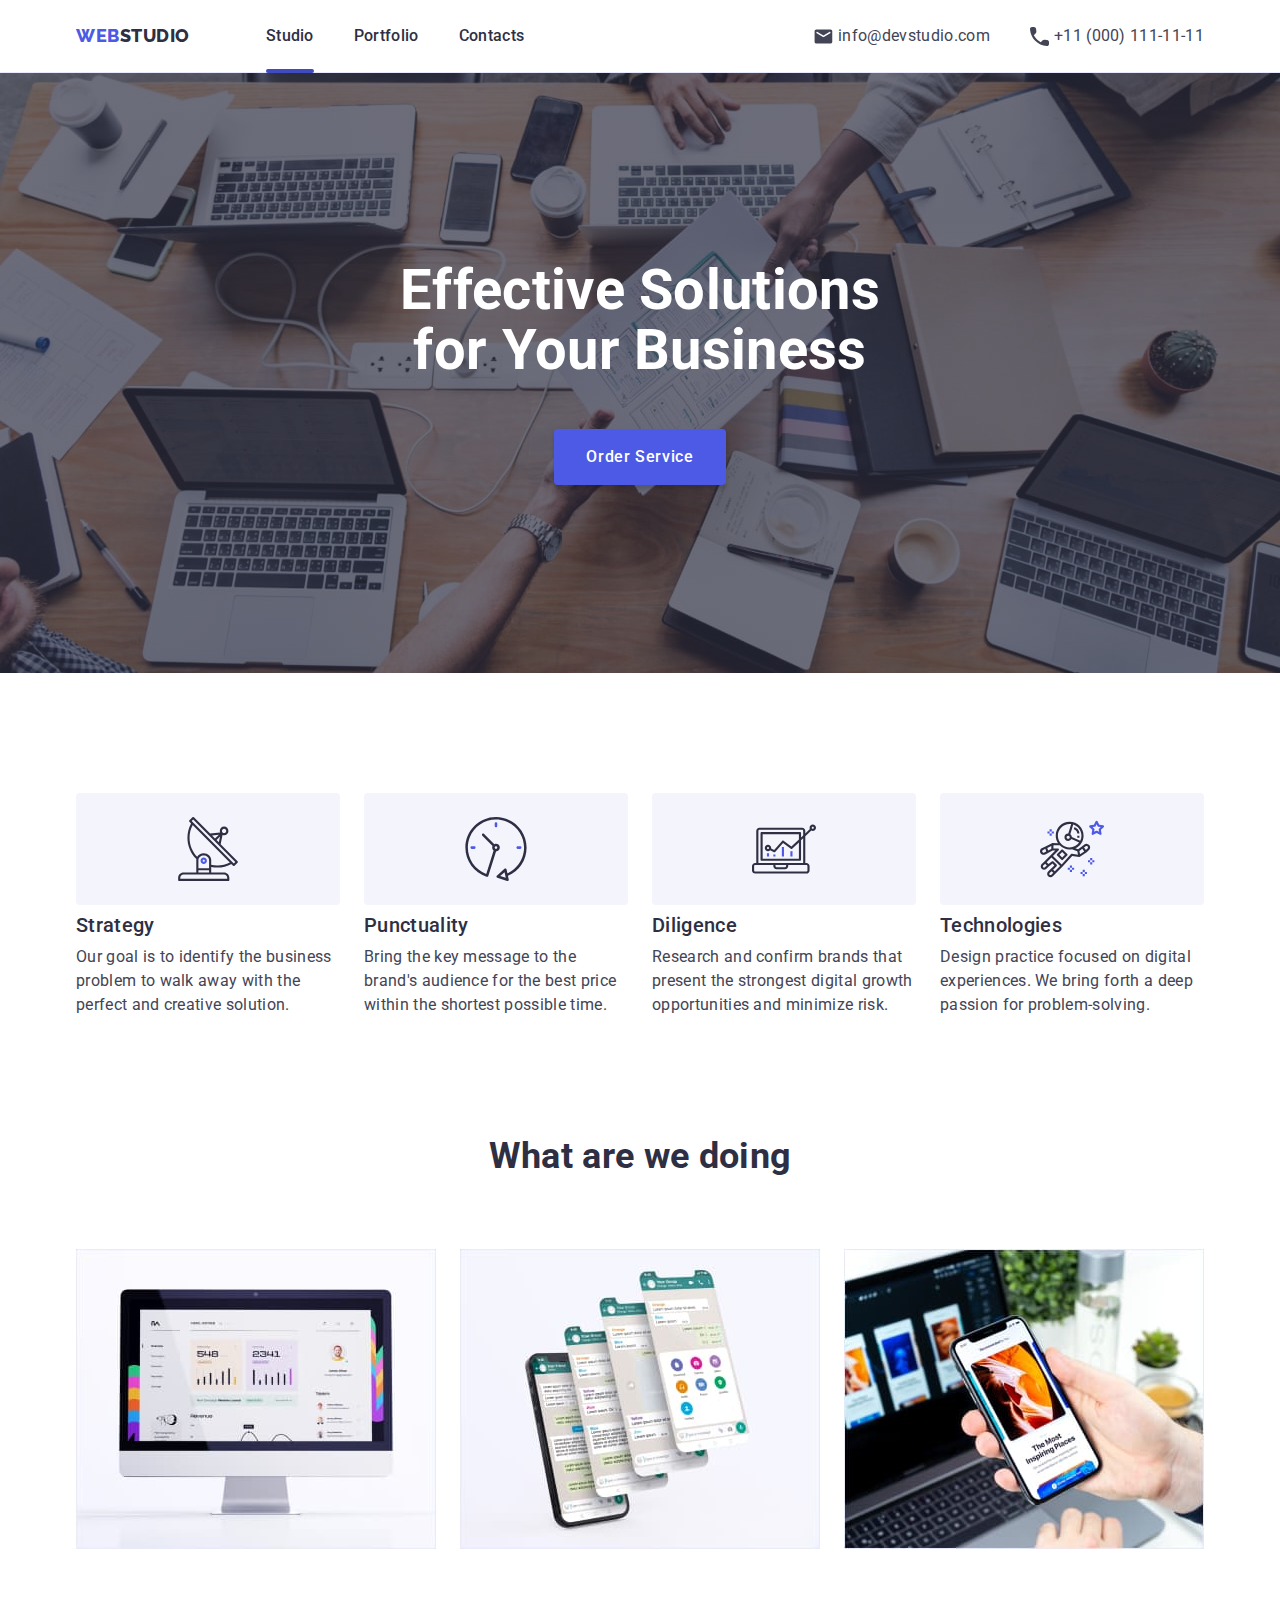
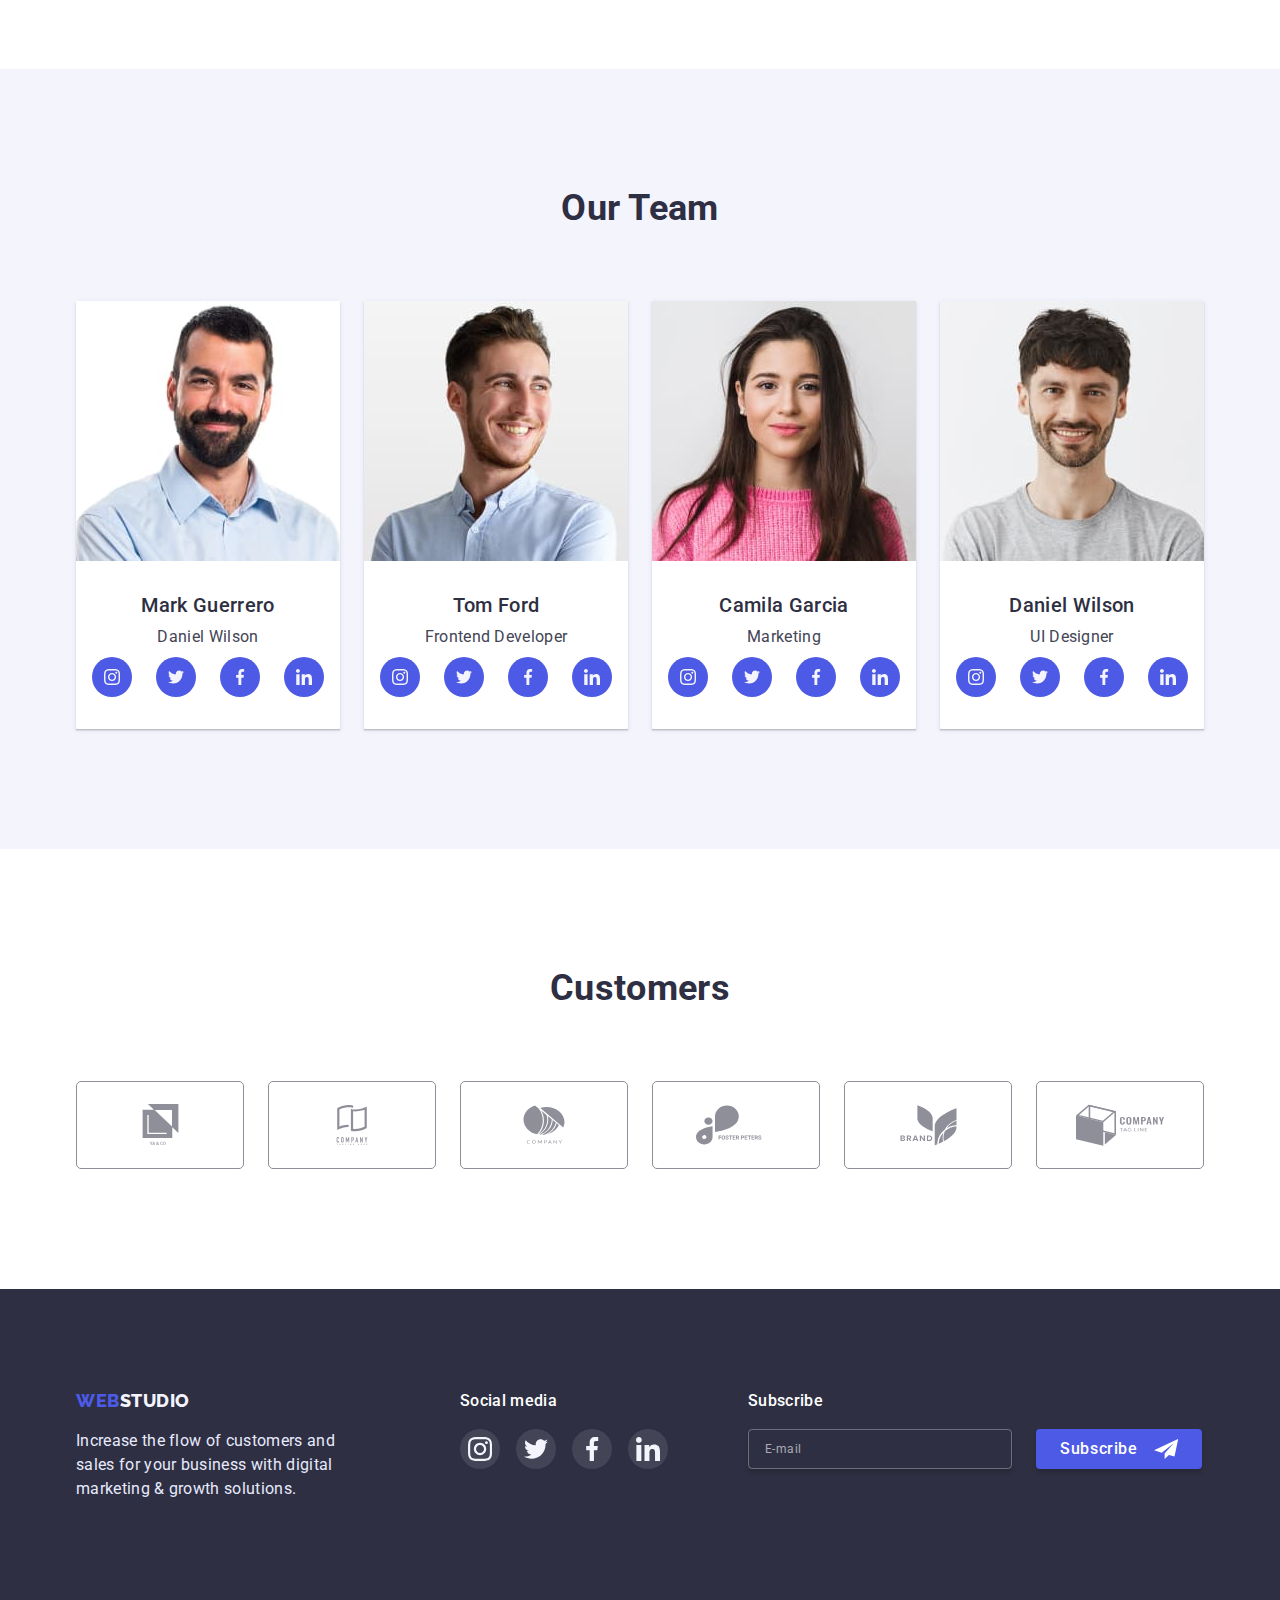
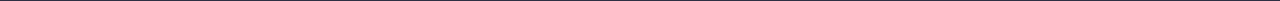
<file: index.html>
<!DOCTYPE html>
<html lang="en">
  <head>
    <meta charset="UTF-8" />
    <meta http-equiv="X-UA-Compatible" content="IE=edge" />
    <meta name="viewport" content="width=device-width, initial-scale=1.0" />
    <title>Web Studio</title>
    <link rel="icon" href="./images/icon.png" />
    <link rel="preconnect" href="https://fonts.googleapis.com" />
    <link rel="preconnect" href="https://fonts.gstatic.com" crossorigin />
    <link
      href="https://fonts.googleapis.com/css2?family=Raleway:wght@800&family=Roboto:wght@400;500;700&display=swap"
      rel="stylesheet"
    />
    <link
      rel="stylesheet"
      href="https://cdnjs.cloudflare.com/ajax/libs/modern-normalize/1.1.0/modern-normalize.min.css"
    />
    <link rel="stylesheet" href="./css/style.css" />
  </head>
  <body>
    <!--  header  -->
    <header class="header">
      <div class="container header-flex">
        <a href="./index.html" class="logo link"><span>Web</span>Studio</a>
        <nav class="nav">
          <ul class="nav-items list-style">
            <li class="nav-item">
              <a class="nav-link link active" href="./index.html">Studio</a>
            </li>
            <li class="nav-item">
              <a class="nav-link link" href="./portfolio.html">Portfolio</a>
            </li>
            <li class="nav-item">
              <a class="nav-link link" href="#">Contacts</a>
            </li>
          </ul>
        </nav>
        <ul class="contacts-items list-style">
          <li class="contacts-item">
            <a
              class="contacts-link link mail"
              href="mailto:info@devstudio.com"
              target="_blank"
              rel=" noopener , nofollow , noreferrer"
            >
              <svg width="19" height="19">
                <use href="./images/icons.svg#icon-mail"></use>
              </svg>
              info@devstudio.com
            </a>
          </li>
          <li class="contacts-item">
            <a class="contacts-link link" href="tel:+110001111111">
              <svg width="19" height="19">
                <use href="./images/icons.svg#icon-phone"></use>
              </svg>
              +11 (000) 111-11-11
            </a>
          </li>
        </ul>
      </div>
    </header>
    <main>
      <!--  Hero  -->
      <section class="hero">
        <div class="container">
          <h1 class="hero-titel">
            Effective Solutions<br />
            for Your Business
          </h1>
          <button class="hero-btn basic-btn" type="button" data-modal-open>
            Order Service
          </button>
        </div>
      </section>
      <!--  Why we?  -->
      <section class="why-we">
        <div class="container">
          <h2 class="why-we-titel visually-hidden">Why we?</h2>
          <ul class="why-we-items list-style">
            <li class="why-we-item">
              <div class="why-we-img">
                <svg width="64" height="64">
                  <use href="./images/icons.svg#icon-why-we-antenna"></use>
                </svg>
              </div>
              <h3>Strategy</h3>
              <p>
                Our goal is to identify the business problem to walk away with
                the perfect and creative solution.
              </p>
            </li>
            <li class="why-we-item">
              <div class="why-we-img">
                <svg width="64" height="64">
                  <use href="./images/icons.svg#icon-why-we-clock"></use>
                </svg>
              </div>
              <h3>Punctuality</h3>
              <p>
                Bring the key message to the brand's audience for the best price
                within the shortest possible time.
              </p>
            </li>
            <li class="why-we-item">
              <div class="why-we-img">
                <svg width="64" height="64">
                  <use href="./images/icons.svg#icon-why-we-diagram"></use>
                </svg>
              </div>
              <h3>Diligence</h3>
              <p>
                Research and confirm brands that present the strongest digital
                growth opportunities and minimize risk.
              </p>
            </li>
            <li class="why-we-item">
              <div class="why-we-img">
                <svg width="64" height="64">
                  <use href="./images/icons.svg#icon-why-we-astronaut"></use>
                </svg>
              </div>
              <h3>Technologies</h3>
              <p>
                Design practice focused on digital experiences. We bring forth a
                deep passion for problem-solving.
              </p>
            </li>
          </ul>
        </div>
      </section>
      <!--  What are we doing  -->
      <section class="what-are-we-doing">
        <div class="container">
          <h2 class="what-are-we-doing-titel">What are we doing</h2>
          <ul class="what-are-we-doing-items list-style">
            <li class="what-are-we-doing-item">
              <img
                src="./images/img1.jpg"
                alt="monoblock"
                width="360"
                height="300"
              />
              <h3>descktop applications</h3>
            </li>
            <li class="what-are-we-doing-item">
              <img
                src="./images/img2.jpg"
                alt="multitasking"
                width="360"
                height="300"
              />
              <h3>phone applications</h3>
            </li>
            <li class="what-are-we-doing-item">
              <img
                src="./images/img3.jpg"
                alt="phone"
                width="360"
                height="300"
              />
              <h3>one ecosystem</h3>
            </li>
          </ul>
        </div>
      </section>
      <!--  Our team  -->
      <section class="our-team">
        <div class="container">
          <h2 class="our-team-titel">Our Team</h2>
          <ul class="our-team-items list-style">
            <li class="our-team-item">
              <img
                class="our-team-img"
                src="./images/team-card1.jpg"
                alt="man"
                width="264"
                height="260"
              />
              <div class="our-team-box">
                <h3 class="our-team-name">Mark Guerrero</h3>
                <p class="our-team-speciality">Daniel Wilson</p>
                <ul class="our-team-items-links list-style">
                  <li class="our-team-item-link">
                    <a
                      href=""
                      class="our-team-link"
                      target="_blank"
                      rel=" noopener , nofollow , noreferrer"
                    >
                      <svg width="16" height="16">
                        <use href="./images/icons.svg#icon-instagram"></use>
                      </svg>
                    </a>
                  </li>
                  <li class="our-team-item-link">
                    <a
                      href=""
                      class="our-team-link"
                      target="_blank"
                      rel=" noopener , nofollow , noreferrer"
                    >
                      <svg width="16" height="16">
                        <use href="./images/icons.svg#icon-twitter"></use>
                      </svg>
                    </a>
                  </li>
                  <li class="our-team-item-link">
                    <a
                      href=""
                      class="our-team-link"
                      target="_blank"
                      rel=" noopener , nofollow , noreferrer"
                    >
                      <svg width="16" height="16">
                        <use href="./images/icons.svg#icon-facebook"></use>
                      </svg>
                    </a>
                  </li>
                  <li class="our-team-item-link">
                    <a
                      href=""
                      class="our-team-link"
                      target="_blank"
                      rel=" noopener , nofollow , noreferrer"
                    >
                      <svg width="16" height="16">
                        <use href="./images/icons.svg#icon-linkedin"></use>
                      </svg>
                    </a>
                  </li>
                </ul>
              </div>
            </li>
            <li class="our-team-item">
              <img
                class="our-team-img"
                src="./images/team-card2.jpg"
                alt="man"
                width="264"
                height="260"
              />
              <div class="our-team-box">
                <h3 class="our-team-name">Tom Ford</h3>
                <p class="our-team-speciality">Frontend Developer</p>
                <ul class="our-team-items-links list-style">
                  <li class="our-team-item-link">
                    <a
                      href=""
                      class="our-team-link"
                      target="_blank"
                      rel=" noopener , nofollow , noreferrer"
                    >
                      <svg width="16" height="16">
                        <use href="./images/icons.svg#icon-instagram"></use>
                      </svg>
                    </a>
                  </li>
                  <li class="our-team-item-link">
                    <a
                      href=""
                      class="our-team-link"
                      target="_blank"
                      rel=" noopener , nofollow , noreferrer"
                    >
                      <svg width="16" height="16">
                        <use href="./images/icons.svg#icon-twitter"></use>
                      </svg>
                    </a>
                  </li>
                  <li class="our-team-item-link">
                    <a
                      href=""
                      class="our-team-link"
                      target="_blank"
                      rel=" noopener , nofollow , noreferrer"
                    >
                      <svg width="16" height="16">
                        <use href="./images/icons.svg#icon-facebook"></use>
                      </svg>
                    </a>
                  </li>
                  <li class="our-team-item-link">
                    <a
                      href=""
                      class="our-team-link"
                      target="_blank"
                      rel=" noopener , nofollow , noreferrer"
                    >
                      <svg width="16" height="16">
                        <use href="./images/icons.svg#icon-linkedin"></use>
                      </svg>
                    </a>
                  </li>
                </ul>
              </div>
            </li>
            <li class="our-team-item">
              <img
                class="our-team-img"
                src="./images/team-card3.jpg"
                alt="woman"
                width="264"
                height="260"
              />
              <div class="our-team-box">
                <h3 class="our-team-name">Camila Garcia</h3>
                <p class="our-team-speciality">Marketing</p>
                <ul class="our-team-items-links list-style">
                  <li class="our-team-item-link">
                    <a
                      href=""
                      class="our-team-link"
                      target="_blank"
                      rel=" noopener , nofollow , noreferrer"
                    >
                      <svg width="16" height="16">
                        <use href="./images/icons.svg#icon-instagram"></use>
                      </svg>
                    </a>
                  </li>
                  <li class="our-team-item-link">
                    <a
                      href=""
                      class="our-team-link"
                      target="_blank"
                      rel=" noopener , nofollow , noreferrer"
                    >
                      <svg width="16" height="16">
                        <use href="./images/icons.svg#icon-twitter"></use>
                      </svg>
                    </a>
                  </li>
                  <li class="our-team-item-link">
                    <a
                      href=""
                      class="our-team-link"
                      target="_blank"
                      rel=" noopener , nofollow , noreferrer"
                    >
                      <svg width="16" height="16">
                        <use href="./images/icons.svg#icon-facebook"></use>
                      </svg>
                    </a>
                  </li>
                  <li class="our-team-item-link">
                    <a
                      href=""
                      class="our-team-link"
                      target="_blank"
                      rel=" noopener , nofollow , noreferrer"
                    >
                      <svg width="16" height="16">
                        <use href="./images/icons.svg#icon-linkedin"></use>
                      </svg>
                    </a>
                  </li>
                </ul>
              </div>
            </li>
            <li class="our-team-item">
              <img
                class="our-team-img"
                src="./images/team-card4.jpg"
                alt="man"
                width="264"
                height="260"
              />
              <div class="our-team-box">
                <h3 class="our-team-name">Daniel Wilson</h3>
                <p class="our-team-speciality">UI Designer</p>
                <ul class="our-team-items-links list-style">
                  <li class="our-team-item-link">
                    <a
                      href=""
                      class="our-team-link"
                      target="_blank"
                      rel=" noopener , nofollow , noreferrer"
                    >
                      <svg width="16" height="16">
                        <use href="./images/icons.svg#icon-instagram"></use>
                      </svg>
                    </a>
                  </li>
                  <li class="our-team-item-link">
                    <a
                      href=""
                      class="our-team-link"
                      target="_blank"
                      rel=" noopener , nofollow , noreferrer"
                    >
                      <svg width="16" height="16">
                        <use href="./images/icons.svg#icon-twitter"></use>
                      </svg>
                    </a>
                  </li>
                  <li class="our-team-item-link">
                    <a
                      href=""
                      class="our-team-link"
                      target="_blank"
                      rel=" noopener , nofollow , noreferrer"
                    >
                      <svg width="16" height="16">
                        <use href="./images/icons.svg#icon-facebook"></use>
                      </svg>
                    </a>
                  </li>
                  <li class="our-team-item-link">
                    <a
                      href=""
                      class="our-team-link"
                      target="_blank"
                      rel=" noopener , nofollow , noreferrer"
                    >
                      <svg width="16" height="16">
                        <use href="./images/icons.svg#icon-linkedin"></use>
                      </svg>
                    </a>
                  </li>
                </ul>
              </div>
            </li>
          </ul>
        </div>
      </section>
      <!--  Customers  -->
      <section class="customers">
        <div class="container">
          <h2 class="customers-titel">Customers</h2>
          <ul class="customers-items list-style">
            <li class="customers-item">
              <a
                class="customers-link"
                href=""
                target="_blank"
                rel=" noopener , nofollow , noreferrer"
              >
                <svg class="customers-one">
                  <use href="./images/icons.svg#icon-customers-yaco"></use></svg
              ></a>
            </li>
            <li class="customers-item">
              <a
                class="customers-link"
                href=""
                target="_blank"
                rel=" noopener , nofollow , noreferrer"
              >
                <svg class="customers-two">
                  <use
                    href="./images/icons.svg#icon-customers-tagline-here"
                  ></use></svg
              ></a>
            </li>
            <li class="customers-item">
              <a
                class="customers-link"
                href=""
                target="_blank"
                rel=" noopener , nofollow , noreferrer"
              >
                <svg class="customers-three">
                  <use
                    href="./images/icons.svg#icon-customers-company"
                  ></use></svg
              ></a>
            </li>
            <li class="customers-item">
              <a
                class="customers-link"
                href=""
                target="_blank"
                rel=" noopener , nofollow , noreferrer"
              >
                <svg class="customers-four">
                  <use
                    href="./images/icons.svg#icon-customers-foster-peters"
                  ></use></svg
              ></a>
            </li>
            <li class="customers-item">
              <a
                class="customers-link"
                href=""
                target="_blank"
                rel=" noopener , nofollow , noreferrer"
              >
                <svg class="customers-five">
                  <use
                    href="./images/icons.svg#icon-customers-brand"
                  ></use></svg
              ></a>
            </li>
            <li class="customers-item">
              <a
                class="customers-link"
                href=""
                target="_blank"
                rel=" noopener , nofollow , noreferrer"
              >
                <svg class="customers-six">
                  <use
                    href="./images/icons.svg#icon-customers-tag-line"
                  ></use></svg
              ></a>
            </li>
          </ul>
        </div>
      </section>
    </main>
    <!--  footer  -->
    <footer class="footer">
      <div class="container footer-flex">
        <div class="footer-text">
          <a href="./index.html" class="logo footer-logo link"
            ><span>Web</span>Studio</a
          >
          <p class="footer-info">
            Increase the flow of customers and sales for your business with
            digital marketing & growth solutions.
          </p>
        </div>
        <div class="footer-social-media">
          <p class="footer-titel">Social media</p>
          <ul class="footer-items list-style">
            <li class="footer-item">
              <a
                href=""
                class="footer-link"
                target="_blank"
                rel=" noopener , nofollow , noreferrer"
              >
                <svg height="24" width="24">
                  <use href="./images/icons.svg#icon-instagram"></use>
                </svg>
              </a>
            </li>
            <li class="footer-item">
              <a
                href=""
                class="footer-link"
                target="_blank"
                rel=" noopener , nofollow , noreferrer"
              >
                <svg height="24" width="24">
                  <use href="./images/icons.svg#icon-twitter"></use>
                </svg>
              </a>
            </li>
            <li class="footer-item">
              <a
                href=""
                class="footer-link"
                target="_blank"
                rel=" noopener , nofollow , noreferrer"
              >
                <svg height="24" width="24">
                  <use href="./images/icons.svg#icon-facebook"></use>
                </svg>
              </a>
            </li>
            <li class="footer-item">
              <a
                href=""
                class="footer-link"
                target="_blank"
                rel=" noopener , nofollow , noreferrer"
              >
                <svg height="24" width="24">
                  <use href="./images/icons.svg#icon-linkedin"></use>
                </svg>
              </a>
            </li>
          </ul>
        </div>
        <form class="footer-form">
          <p>Subscribe</p>
          <fieldset>
            <label class="footer-form-label">
              <input type="email" placeholder=" " name="email" required />
              <span>E-mail</span>
            </label>
            <button class="footer-form-btn basic-btn" type="submit">
              <span>Subscribe</span>
              <svg>
                <use href="./images/icons.svg#icon-send"></use>
              </svg>
            </button>
          </fieldset>
        </form>
      </div>
    </footer>
    <div class="backdrop is-hidden" data-modal>
      <div class="modal">
        <button class="modal-close-btn" type="button" data-modal-close>
          <svg width="8px" height="8px">
            <use href="./images/icons.svg#icon-modal-close-btn"></use>
          </svg>
        </button>
        <form class="modal-form">
          <fieldset class="modal-form-fieldset">
            <legend class="modal-form-legend">
              Leave your contacts and we will call you back
            </legend>
            <label class="modal-form-label">
              <input
                type="text"
                name="user_name"
                placeholder=" "
                required
                pattern="^[a-zA-Z]+$"
              />
              <span class="modal-form-label-name">Name</span>
              <svg width="12" height="12">
                <use href="./images/icons.svg#icon-user"></use>
              </svg>
            </label>
            <label class="modal-form-label">
              <input
                type="tel"
                name="user_phone"
                placeholder=" "
                required
                pattern="[0-9]{3}-[0-9]{3}-[0-9]{2}-[0-9]{2}"
                title="380-000-00-00"
              />
              <span class="modal-form-label-phone">Phone</span>
              <svg width="12" height="12">
                <use href="./images/icons.svg#icon-phone"></use>
              </svg>
            </label>
            <label class="modal-form-label mb-none">
              <input
                type="email"
                name="user_email"
                placeholder=" "
                required
                title="your@mail.com"
              />
              <span class="modal-form-label-email">Email</span>
              <svg width="12" height="12">
                <use href="./images/icons.svg#icon-mail"></use>
              </svg>
            </label>
            <label class="modal-form-textarea">
              <span>Comment</span>
              <textarea name="user_text" placeholder="text input"></textarea>
            </label>
          </fieldset>
          <label class="modal-form-checkbox">
            <input class="visually-hidden" type="checkbox" name="user_policy" />
            <span
              >I accept the terms and conditions of the &nbsp;
              <a href="">Privacy Policy</a>
            </span>
            <svg>
              <use href="./images/icons.svg#icon-click"></use>
            </svg>
          </label>
          <button class="modal-form-btn basic-btn">send</button>
        </form>
      </div>
    </div>
    <script src="./js/modal.js"></script>
  </body>
</html>
</file>
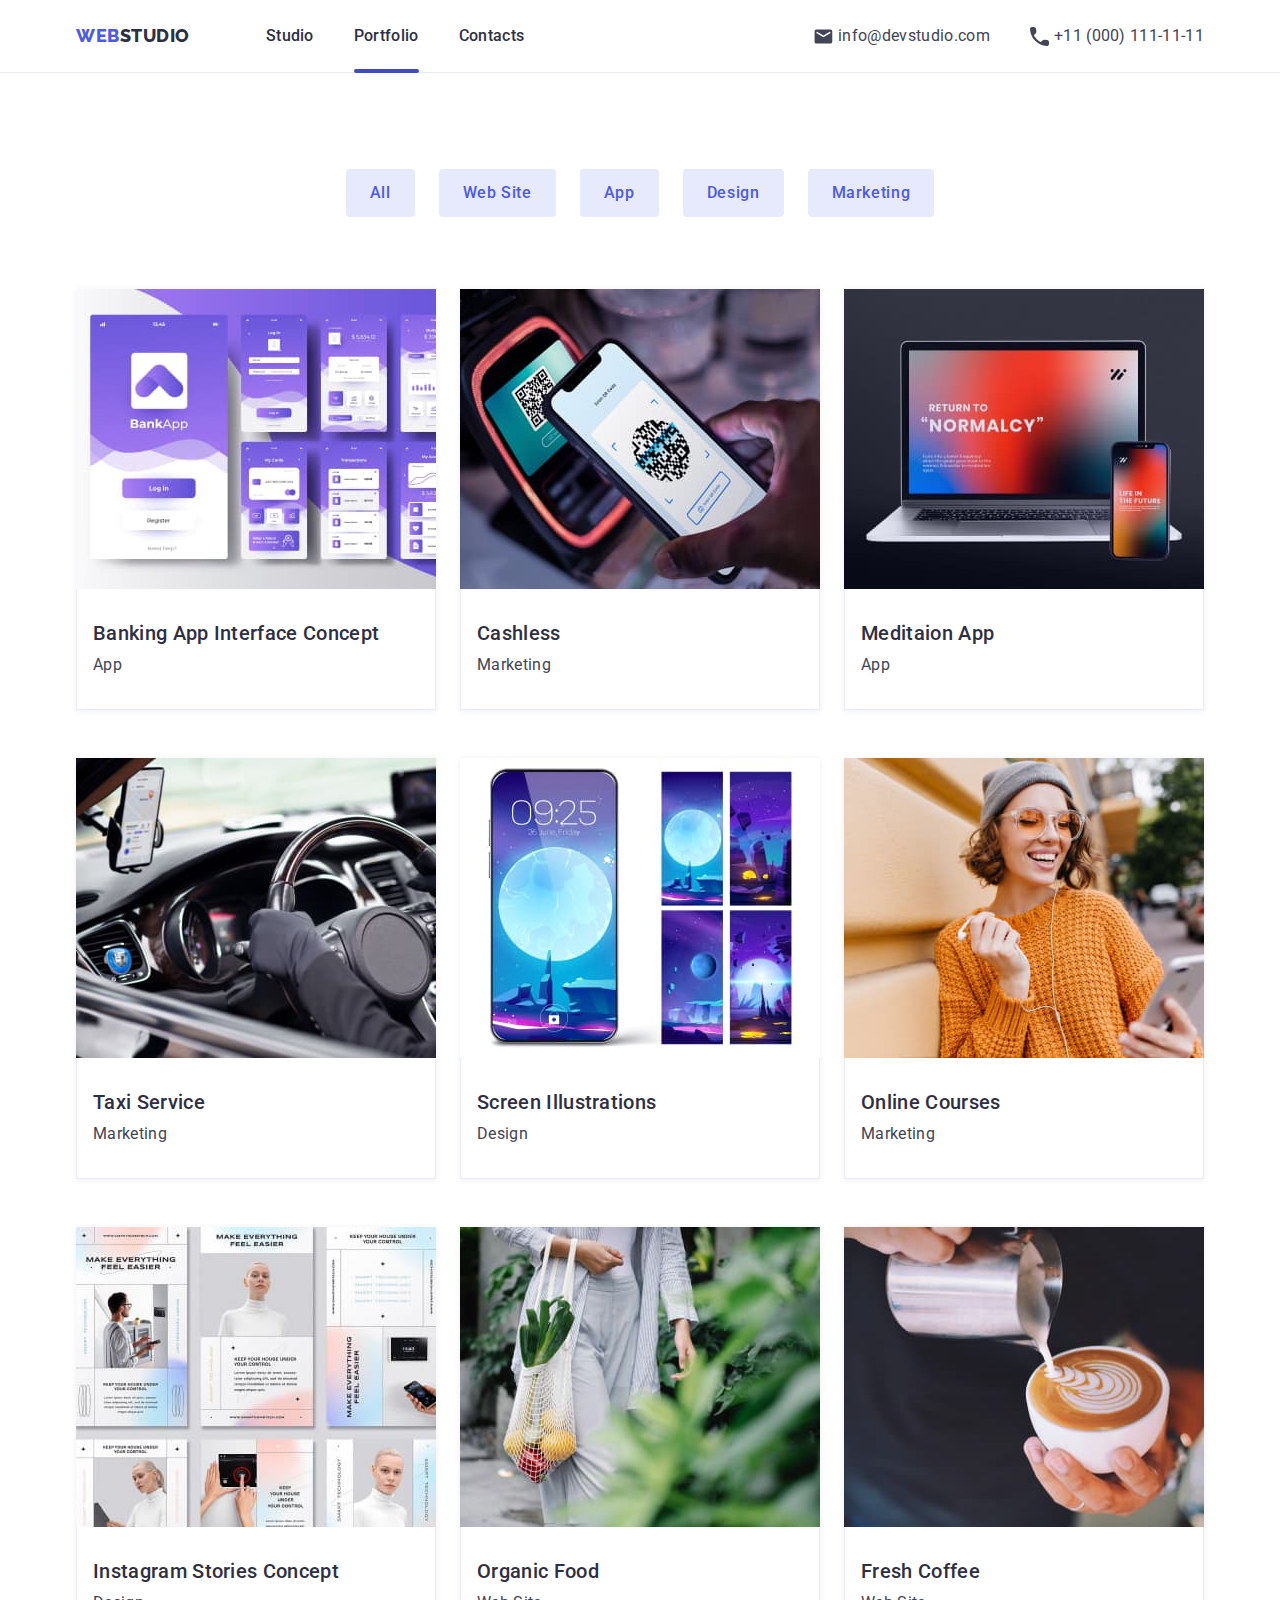
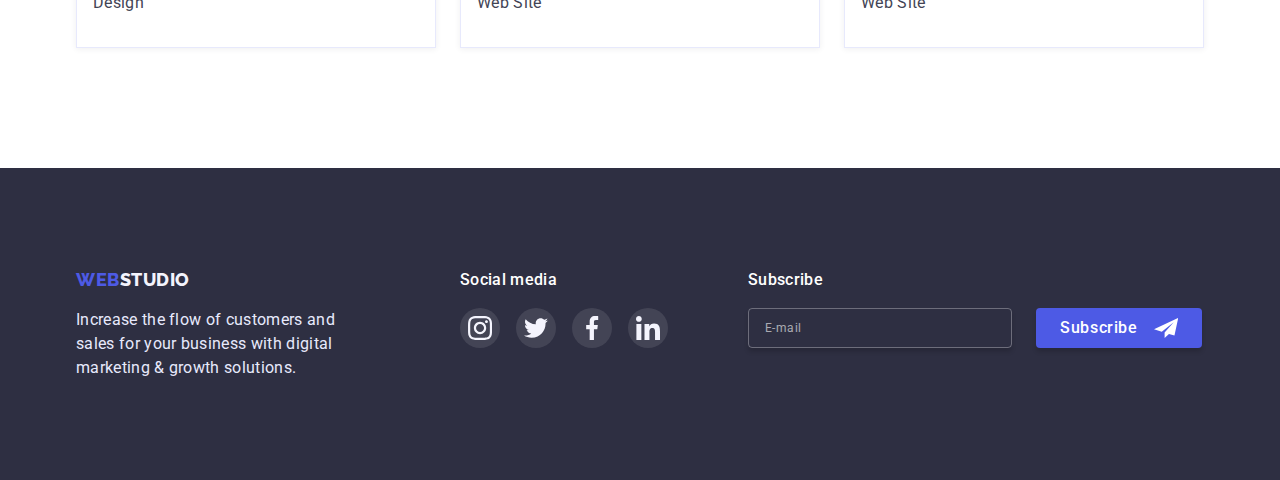
<file: portfolio.html>
<!DOCTYPE html>
<html lang="en">
  <head>
    <meta charset="UTF-8" />
    <meta http-equiv="X-UA-Compatible" content="IE=edge" />
    <meta name="viewport" content="width=device-width, initial-scale=1.0" />
    <title>Web Studio</title>
    <link rel="icon" href="./images/icon.png" />
    <link rel="preconnect" href="https://fonts.googleapis.com" />
    <link rel="preconnect" href="https://fonts.gstatic.com" crossorigin />
    <link
      href="https://fonts.googleapis.com/css2?family=Raleway:wght@800&family=Roboto:wght@400;500;700&display=swap"
      rel="stylesheet"
    />
    <link
      rel="stylesheet"
      href="https://cdnjs.cloudflare.com/ajax/libs/modern-normalize/1.1.0/modern-normalize.min.css"
    />
    <link rel="stylesheet" href="./css/style.css" />
  </head>
  <body>
    <!--  header  -->
    <header class="header">
      <div class="container header-flex">
        <a href="./index.html" class="logo link"><span>Web</span>Studio</a>
        <nav class="nav">
          <ul class="nav-items list-style">
            <li class="nav-item">
              <a class="nav-link link" href="./index.html">Studio</a>
            </li>
            <li class="nav-item">
              <a class="nav-link link active" href="./portfolio.html"
                >Portfolio</a
              >
            </li>
            <li class="nav-item">
              <a class="nav-link link" href="#">Contacts</a>
            </li>
          </ul>
        </nav>
        <ul class="contacts-items list-style">
          <li class="contacts-item">
            <a
              class="contacts-link link mail"
              href="mailto:info@devstudio.com"
              target="_blank"
              rel=" noopener , nofollow , noreferrer"
            >
              <svg width="19" height="19">
                <use href="./images/icons.svg#icon-mail"></use>
              </svg>
              info@devstudio.com
            </a>
          </li>
          <li class="contacts-item">
            <a class="contacts-link link" href="tel:+110001111111">
              <svg width="19" height="19">
                <use href="./images/icons.svg#icon-phone"></use>
              </svg>
              +11 (000) 111-11-11
            </a>
          </li>
        </ul>
      </div>
    </header>
    <main>
      <!--  portfolio  -->
      <section class="portfolio">
        <div class="container">
          <h1 class="portfolio-titel visually-hidden">Portfolio</h1>
          <ul class="portfolio-filter-items list-style">
            <li class="portfolio-filter-item">
              <button class="portfolio-btn basic-btn" type="button">All</button>
            </li>
            <li class="portfolio-filter-item">
              <button class="portfolio-btn basic-btn" type="button">
                Web Site
              </button>
            </li>
            <li class="portfolio-filter-item">
              <button class="portfolio-btn basic-btn" type="button">App</button>
            </li>
            <li class="portfolio-filter-item">
              <button class="portfolio-btn basic-btn" type="button">
                Design
              </button>
            </li>
            <li class="portfolio-filter-item">
              <button class="portfolio-btn basic-btn" type="button">
                Marketing
              </button>
            </li>
          </ul>
          <ul class="portfolio-items list-style">
            <li class="portfolio-item">
              <div class="portfolio-img-wrapper">
                <img
                  class="portfolio-img"
                  src="./images/portfolio-1.jpg"
                  alt="interface"
                  width="360"
                  height="300"
                />
                <p class="portfolio-overlay">
                  14 Stylish and User-Friendly App Design Concepts · Task
                  Manager App · Calorie Tracker App · Exotic Fruit Ecommerce App
                  · Cloud Storage App
                </p>
              </div>
              <div class="portfolio-box">
                <h2 class="partfolio-name">Banking App Interface Concept</h2>
                <p class="portfolio-filter-name">App</p>
              </div>
            </li>
            <li class="portfolio-item">
              <div class="portfolio-img-wrapper">
                <img
                  class="portfolio-img"
                  src="./images/portfolio-2.jpg"
                  alt="cashless"
                  width="360"
                  height="300"
                />
                <p class="portfolio-overlay">
                  14 Stylish and User-Friendly App Design Concepts · Task
                  Manager App · Calorie Tracker App · Exotic Fruit Ecommerce App
                  · Cloud Storage App
                </p>
              </div>
              <div class="portfolio-box">
                <h2 class="partfolio-name">Cashless</h2>
                <p class="portfolio-filter-name">Marketing</p>
              </div>
            </li>
            <li class="portfolio-item">
              <div class="portfolio-img-wrapper">
                <img
                  class="portfolio-img"
                  src="./images/portfolio-3.jpg"
                  alt="mediataion app"
                  width="360"
                  height="300"
                />
                <p class="portfolio-overlay">
                  14 Stylish and User-Friendly App Design Concepts · Task
                  Manager App · Calorie Tracker App · Exotic Fruit Ecommerce App
                  · Cloud Storage App
                </p>
              </div>
              <div class="portfolio-box">
                <h2 class="partfolio-name">Meditaion App</h2>
                <p class="portfolio-filter-name">App</p>
              </div>
            </li>
            <li class="portfolio-item">
              <div class="portfolio-img-wrapper">
                <img
                  class="portfolio-img"
                  src="./images/portfolio-4.jpg"
                  alt="taxi service"
                  width="360"
                  height="300"
                />
                <p class="portfolio-overlay">
                  14 Stylish and User-Friendly App Design Concepts · Task
                  Manager App · Calorie Tracker App · Exotic Fruit Ecommerce App
                  · Cloud Storage App
                </p>
              </div>
              <div class="portfolio-box">
                <h2 class="partfolio-name">Taxi Service</h2>
                <p class="portfolio-filter-name">Marketing</p>
              </div>
            </li>
            <li class="portfolio-item">
              <div class="portfolio-img-wrapper">
                <img
                  class="portfolio-img"
                  src="./images/portfolio-5.jpg"
                  alt="screen illustration"
                  width="360"
                  height="300"
                />
                <p class="portfolio-overlay">
                  14 Stylish and User-Friendly App Design Concepts · Task
                  Manager App · Calorie Tracker App · Exotic Fruit Ecommerce App
                  · Cloud Storage App
                </p>
              </div>
              <div class="portfolio-box">
                <h2 class="partfolio-name">Screen Illustrations</h2>
                <p class="portfolio-filter-name">Design</p>
              </div>
            </li>
            <li class="portfolio-item">
              <div class="portfolio-img-wrapper">
                <img
                  class="portfolio-img"
                  src="./images/portfolio-6.jpg"
                  alt="online courses"
                  width="360"
                  height="300"
                />
                <p class="portfolio-overlay">
                  14 Stylish and User-Friendly App Design Concepts · Task
                  Manager App · Calorie Tracker App · Exotic Fruit Ecommerce App
                  · Cloud Storage App
                </p>
              </div>
              <div class="portfolio-box">
                <h2 class="partfolio-name">Online Courses</h2>
                <p class="portfolio-filter-name">Marketing</p>
              </div>
            </li>
            <li class="portfolio-item">
              <div class="portfolio-img-wrapper">
                <img
                  class="portfolio-img"
                  src="./images/portfolio-7.jpg"
                  alt="stories concept"
                  width="360"
                  height="300"
                />
                <p class="portfolio-overlay">
                  14 Stylish and User-Friendly App Design Concepts · Task
                  Manager App · Calorie Tracker App · Exotic Fruit Ecommerce App
                  · Cloud Storage App
                </p>
              </div>
              <div class="portfolio-box">
                <h2 class="partfolio-name">Instagram Stories Concept</h2>
                <p class="portfolio-filter-name">Design</p>
              </div>
            </li>
            <li class="portfolio-item">
              <div class="portfolio-img-wrapper">
                <img
                  class="portfolio-img"
                  src="./images/portfolio-8.jpg"
                  alt="organic food"
                  width="360"
                  height="300"
                />
                <p class="portfolio-overlay">
                  14 Stylish and User-Friendly App Design Concepts · Task
                  Manager App · Calorie Tracker App · Exotic Fruit Ecommerce App
                  · Cloud Storage App
                </p>
              </div>
              <div class="portfolio-box">
                <h2 class="partfolio-name">Organic Food</h2>
                <p class="portfolio-filter-name">Web Site</p>
              </div>
            </li>
            <li class="portfolio-item">
              <div class="portfolio-img-wrapper">
                <img
                  class="portfolio-img"
                  src="./images/portfolio-9.jpg"
                  alt="fresh coffee"
                  width="360"
                  height="300"
                />
                <p class="portfolio-overlay">
                  14 Stylish and User-Friendly App Design Concepts · Task
                  Manager App · Calorie Tracker App · Exotic Fruit Ecommerce App
                  · Cloud Storage App
                </p>
              </div>
              <div class="portfolio-box">
                <h2 class="partfolio-name">Fresh Coffee</h2>
                <p class="portfolio-filter-name">Web Site</p>
              </div>
            </li>
          </ul>
        </div>
      </section>
    </main>
    <!--  footer  -->
    <footer class="footer">
      <div class="container footer-flex">
        <div class="footer-text">
          <a href="./index.html" class="logo footer-logo link"
            ><span>Web</span>Studio</a
          >
          <p class="footer-info">
            Increase the flow of customers and sales for your business with
            digital marketing & growth solutions.
          </p>
        </div>
        <div class="footer-social-media">
          <p class="footer-titel">Social media</p>
          <ul class="footer-items list-style">
            <li class="footer-item">
              <a
                href=""
                class="footer-link"
                target="_blank"
                rel=" noopener , nofollow , noreferrer"
              >
                <svg height="24" width="24">
                  <use href="./images/icons.svg#icon-instagram"></use>
                </svg>
              </a>
            </li>
            <li class="footer-item">
              <a
                href=""
                class="footer-link"
                target="_blank"
                rel=" noopener , nofollow , noreferrer"
              >
                <svg height="24" width="24">
                  <use href="./images/icons.svg#icon-twitter"></use>
                </svg>
              </a>
            </li>
            <li class="footer-item">
              <a
                href=""
                class="footer-link"
                target="_blank"
                rel=" noopener , nofollow , noreferrer"
              >
                <svg height="24" width="24">
                  <use href="./images/icons.svg#icon-facebook"></use>
                </svg>
              </a>
            </li>
            <li class="footer-item">
              <a
                href=""
                class="footer-link"
                target="_blank"
                rel=" noopener , nofollow , noreferrer"
              >
                <svg height="24" width="24">
                  <use href="./images/icons.svg#icon-linkedin"></use>
                </svg>
              </a>
            </li>
          </ul>
        </div>
        <form class="footer-form">
          <p>Subscribe</p>
          <fieldset>
            <label class="footer-form-label">
              <input type="email" placeholder=" " name="email" required />
              <span>E-mail</span>
            </label>
            <button class="footer-form-btn basic-btn" type="submit">
              <span>Subscribe</span>
              <svg>
                <use href="./images/icons.svg#icon-send"></use>
              </svg>
            </button>
          </fieldset>
        </form>
      </div>
    </footer>
    <script src="./js/modal.js"></script>
  </body>
</html>
</file>
<file: css/style.css>
:root {
  --iris: #4d5ae5;
  --ocean: #404bbf;
  --navy-blue: #2e2f42;
  --green: #31d0aa;
  --slate: #434455;
  --light-slate: #8e8f99;
  --cornflower: #e7e9fc;
  --cloud: #f4f4fd;
  --grey: #2e2f42b2;
  --modal-background: #fcfcfc;
  --white-color: white;
  --time-distribution: cubic-bezier(0.4, 0, 0.2, 1);
  --all-gap: 24px;
}

body {
  font-family: 'Roboto', sans-serif;
  font-weight: 400;
  font-size: 16px;
  line-height: 1.5;
  letter-spacing: 0.02rem;
  color: var(--slate);
}
p,
h1,
h2,
h3,
h4,
h5,
h6,
fieldset {
  margin: 0;
  padding: 0;
}
img {
  display: block;
  max-width: 100%;
  height: auto;
}
button {
  cursor: pointer;
}
svg {
  display: block;
}
.link {
  text-decoration: none;
}
.list-style {
  list-style: none;
  padding: 0;
  margin: 0;
}
.basic-btn {
  font-family: 'Roboto', sans-serif;
  text-transform: capitalize;
  font-weight: 500;
  font-size: 16px;
  line-height: 1.5;
  letter-spacing: 0.04em;
  border: none;
  border-radius: 4px;
}
.container {
  max-width: 1158px;
  margin: 0 auto;
  padding: 0 15px;
}
.visually-hidden {
  position: absolute;
  width: 1px;
  height: 1px;
  margin: -1px;
  padding: 0;
  border: 0;
  clip: rect(0 0 0 0);
  overflow: hidden;
}
/* ==================== HEADER ==================== */
.header {
  background: var(--white-color);
  border-bottom: 1px solid var(--cornflower);
}
.header-flex {
  display: flex;
  justify-content: space-between;
  align-items: center;
}
.logo {
  text-transform: uppercase;
  font-family: 'Raleway', sans-serif;
  font-weight: 800;
  font-size: 18px;
  line-height: 1.33;
  letter-spacing: 0.03em;
  color: var(--navy-blue);
  margin-right: 76px;
}
.logo > span {
  color: var(--iris);
}
.nav {
  flex-grow: 1;
}
.nav-items {
  display: flex;
  gap: 40px;
}
.nav-link {
  position: relative;
  text-transform: capitalize;
  font-weight: 500;
  color: var(--navy-blue);
  padding: 24px 0;
  display: block;
  transition: color 250ms var(--time-distribution);
}
.nav-link:focus,
.nav-link:hover {
  color: var(--iris);
}
.nav-link::after,
.nav-link::after {
  content: '';
  position: absolute;
  bottom: -1px;
  left: 0;
  height: 4px;
  width: 100%;
  border-radius: 4px;
  background-color: var(--ocean);
  transform: scale(0);
  transition: transform 250ms var(--time-distribution);
}
.active::after,
.nav-link:focus::after,
.nav-link:hover::after {
  transform: scale(1);
}
.contacts-items {
  display: flex;
  gap: 40px;
}
.contacts-item {
  display: flex;
}
.tel {
  fill: var(--slate);
}
.contacts-link {
  color: var(--slate);
  display: flex;
  align-items: center;
  transition: color 250ms var(--time-distribution);
}
.contacts-link > svg {
  margin-right: 5px;
  fill: var(--slate);
  transition: fill 250ms var(--time-distribution);
}
.contacts-link:focus,
.contacts-link:hover {
  color: var(--iris);
}
.contacts-link:focus > svg,
.contacts-link:hover > svg {
  fill: var(--iris);
}
/* ==================== Hero ==================== */
.hero {
  background: var(--navy-blue);
  background: linear-gradient(rgba(46, 47, 66, 0.7), rgba(46, 47, 66, 0.7)),
    url('../images/bg-hero.jpg') no-repeat center/cover;
  margin: 0 auto;
  text-align: center;
  padding: 188px 0;
  max-width: 1440px;
}
.hero-titel {
  font-weight: 700;
  font-size: 56px;
  line-height: 1.07;
  margin-bottom: 48px;

  color: var(--white-color);
}
.hero-btn {
  background-color: var(--iris);
  color: var(--white-color);
  padding: 16px 32px;
  margin: 0 auto;
  box-shadow: 0px 4px 4px 0px #00000026;
  transition: background 250ms var(--time-distribution);
}
.hero-btn:focus,
.hero-btn:hover {
  background-color: var(--ocean);
}
/* ==================== Why we? ==================== */
.why-we {
  padding: 120px 0;
}
.why-we-items {
  display: flex;
  justify-content: center;
  gap: var(--all-gap);
  flex-wrap: wrap;
}
.why-we-item {
  max-width: 264px;
}
.why-we-item svg {
  transform: scale(1);
  transition: transform 250ms var(--time-distribution);
}
.why-we-item:hover svg {
  transform: scale(1.5);
}
.why-we-item > h3 {
  color: var(--navy-blue);
  font-weight: 500;
  font-size: 20px;
  line-height: 1.2;
  margin-bottom: 8px;
}
.why-we-img {
  display: flex;
  justify-content: center;
  align-items: center;
  background: var(--cloud);
  height: 112px;
  width: 100%;
  border-radius: 4px;
  margin-bottom: 8px;
}
/* ==================== What are we doing ==================== */
.what-are-we-doing {
  padding-bottom: 120px;
}
.what-are-we-doing-titel {
  font-weight: 700;
  font-size: 36px;
  line-height: 1.11;
  color: var(--navy-blue);
  text-align: center;
  margin-bottom: 72px;
}
.what-are-we-doing-items {
  display: flex;
  justify-content: center;
  flex-wrap: wrap;
  gap: var(--all-gap);
}
.what-are-we-doing-item {
  position: relative;
  overflow: hidden;
}
.what-are-we-doing-item > h3 {
  position: absolute;
  bottom: 0;
  left: 0;
  width: 100%;
  height: 30%;
  display: flex;
  justify-content: center;
  align-items: center;
  text-transform: uppercase;
  color: var(--white-color);
  background-color: var(--grey);
  transform: translatey(100%);
  transition: transform 250ms var(--time-distribution);
}
.what-are-we-doing-item:hover > h3 {
  transform: translateY(0);
}
/* ==================== Our Team ==================== */
.our-team {
  background: var(--cloud);
  padding: 120px 0;
}
.our-team-titel {
  font-weight: 700;
  font-size: 36px;
  line-height: 1.11;
  color: var(--navy-blue);
  text-align: center;
  margin-bottom: 72px;
}
.our-team-items {
  display: flex;
  justify-content: center;
  gap: var(--all-gap);
  flex-wrap: wrap;
}
.our-team-item {
  text-align: center;
  box-shadow: 0px 2px 1px 0px #2e2f4214, 0px 1px 1px 0px #2e2f4229,
    0px 1px 6px 0px #2e2f4214;
}
.our-team-box {
  padding: 32px 16px;
  background: var(--white-color);
  border-bottom-left-radius: 4px;
  border-bottom-right-radius: 4px;
}
.our-team-name {
  color: var(--navy-blue);
  font-weight: 500;
  font-size: 20px;
  line-height: 1.2;
  margin-bottom: 8px;
}
.our-team-speciality {
  margin-bottom: 8px;
}
.our-team-items-links {
  display: flex;
  justify-content: space-between;
}
.our-team-link {
  display: flex;
  justify-content: center;
  align-items: center;
  width: 40px;
  height: 40px;
  background: var(--iris);
  border-radius: 50%;
  transition: background 250ms var(--time-distribution);
}
.our-team-link:hover,
.our-team-link:focus {
  background: var(--ocean);
}
/* ==================== Customers ==================== */
.customers {
  padding: 120px 0;
}
.customers-titel {
  font-weight: 700;
  font-size: 36px;
  line-height: 1.11;
  color: var(--navy-blue);
  text-align: center;
  margin-bottom: 72px;
}
.customers-items {
  display: flex;
  justify-content: center;
  flex-wrap: wrap;
  gap: var(--all-gap);
}
.customers-link {
  display: flex;
  justify-content: center;
  align-items: center;
  width: 168px;
  height: 88px;
  border-radius: 5px;
  border: 1px solid var(--light-slate);
  transition: border 250ms var(--time-distribution);
}
.customers-link:hover,
.customers-link:focus {
  border: 1px solid var(--ocean);
}
.customers-link > svg {
  fill: var(--light-slate);
  transition: fill 250ms var(--time-distribution);
}
.customers-link:hover > svg,
.customers-link:focus > svg {
  fill: var(--ocean);
}
.customers-one {
  width: 41px;
  height: 47px;
}
.customers-two {
  width: 40px;
  height: 52px;
}
.customers-three {
  width: 44px;
  height: 41px;
}
.customers-four {
  width: 84px;
  height: 80px;
}
.customers-five {
  width: 63px;
  height: 56px;
}
.customers-six {
  width: 94px;
  height: 88px;
}
/* ==================== Portfolio ==================== */
.portfolio {
  padding: 96px 0 120px;
}
.portfolio-filter-items {
  display: flex;
  justify-content: center;
  gap: var(--all-gap);
  margin-bottom: 72px;
}
.portfolio-btn {
  background: var(--cornflower);
  color: var(--iris);
  text-align: center;
  padding: 12px 24px;
  transition: background 250ms var(--time-distribution),
    color 250ms var(--time-distribution);
}
.portfolio-btn:hover,
.portfolio-btn:focus {
  background: var(--ocean);
  color: var(--white-color);
}
.portfolio-items {
  display: flex;
  justify-content: center;
  flex-wrap: wrap;
  row-gap: 48px;
  column-gap: var(--all-gap);
}
.portfolio-item {
  max-width: 360px;
  box-shadow: 0px 1px 6px 0px #2e2f4214;
  transition: box-shadow 250ms var(--time-distribution);
}
.portfolio-item:hover,
.portfolio-item:focus {
  box-shadow: 0px 2px 1px 0px #2e2f4214, 0px 1px 1px 0px #2e2f4229,
    0px 1px 6px 0px #2e2f4214;
  cursor: pointer;
}
.portfolio-img-wrapper {
  position: relative;
  overflow: hidden;
}
.portfolio-overlay {
  position: absolute;
  top: 0;
  left: 0;
  right: 0;
  bottom: 0;
  background-color: var(--iris);
  color: var(--cloud);
  padding: 42px 32px 0;
  overflow: auto;
  transform: translateY(100%);
  transition: transform 250ms var(--time-distribution);
}
.portfolio-item:hover .portfolio-overlay,
.portfolio-item:focus .portfolio-overlay {
  transform: translateY(0);
}
.portfolio-box {
  padding: 32px 16px;
  border: 1px solid var(--cornflower);
  border-top: none;
}
.partfolio-name {
  color: var(--navy-blue);
  font-weight: 500;
  font-size: 20px;
  line-height: 1.2;
  margin-bottom: 8px;
}
/* ==================== FOOTER ==================== */
.footer {
  background: var(--navy-blue);
  padding: 100px 0;
}
.footer-flex {
  display: flex;
}
.footer-text {
  display: flex;
  flex-direction: column;
}
.logo.footer-logo {
  color: var(--cloud);
  margin-bottom: 16px;
  display: inline-block;
}
.footer-info {
  color: var(--cornflower);
  max-width: 264px;
}
.footer-social-media {
  margin-right: 80px;
  margin-left: 120px;
}
.footer-titel {
  font-weight: 500;
  font-size: 16px;
  line-height: 1.5;
  letter-spacing: 0.02em;
  color: var(--white-color);
  margin-bottom: 16px;
}
.footer-items {
  display: flex;
  gap: 16px;
}
.footer-link {
  background: rgba(255, 255, 255, 0.1);
  display: flex;
  justify-content: center;
  align-items: center;
  height: 40px;
  width: 40px;
  border-radius: 50%;
  transition: background 250ms var(--time-distribution);
}
.footer-link:hover,
.footer-link:focus {
  background: var(--green);
}
.footer-form > p {
  font-weight: 500;
  color: var(--white-color);
  margin-bottom: 16px;
}
.footer-form > fieldset {
  display: flex;
  justify-content: space-between;
  align-items: center;
  gap: var(--all-gap);
  border: none;
}
.footer-form-label {
  position: relative;
}
.footer-form-label > input {
  background: transparent;
  border: 1px solid #ffffff4d;
  outline: none;
  box-shadow: 0px 4px 4px 0px #00000026;
  width: 264px;
  height: 40px;
  border-radius: 4px;
  padding: 8px 16px;
  font-size: 12px;
  letter-spacing: 0.04em;
  color: #ffffff99;
}
.footer-form-label > span {
  position: absolute;
  top: 11px;
  left: 17px;
  font-size: 12px;
  letter-spacing: 0.04em;
  color: #ffffff99;
  transition: transform 250ms var(--time-distribution);
}
.footer-form-label > input:focus + span,
.footer-form-label > input:not(:placeholder-shown) + span {
  transform: translate(10%, -160%);
  color: var(--cloud);
}
.footer-form-btn {
  display: flex;
  background-color: var(--iris);
  padding: 8px 24px;
  box-shadow: 0px 4px 4px 0px #00000026;
  transition: background 250ms var(--time-distribution);
}
.footer-form-btn:hover,
.footer-form-btn:focus {
  background-color: var(--ocean);
}
.footer-form-btn > span {
  margin-right: 16px;
  font-weight: 500;
  color: var(--white-color);
}
.footer-form-btn > svg {
  width: 24px;
  height: 24px;
  fill: var(--white-color);
}
/* ====================  backdrop  ==================== */
.backdrop {
  position: fixed;
  top: 0;
  bottom: 0;
  left: 0;
  right: 0;
  background-color: var(--grey);
  z-index: 10;
  transition: opacity 250ms var(--time-distribution),
    visibility 250ms var(--time-distribution);
}
.is-hidden {
  opacity: 0;
  pointer-events: none;
  visibility: hidden;
}
.modal {
  position: absolute;
  left: 50%;
  top: 50%;
  width: 408px;
  height: 576px;
  padding: 70px 24px 24px;
  transform: translate(-50%, -50%) scale(1);
  background-color: var(--modal-background);
  border-radius: 4px;
  box-shadow: 0px 2px 1px 0px #00000033, 0px 1px 3px 0px #0000001f,
    0px 1px 1px 0px #00000024;
  transition: transform 250ms var(--time-distribution);
}
.backdrop.is-hidden > .modal {
  transform: translate(-50%, -50%) scale(1.5);
}
.modal-close-btn {
  position: absolute;
  top: 0;
  right: 0;
  margin-top: 24px;
  margin-right: 24px;
  width: 24px;
  height: 24px;
  display: flex;
  justify-content: center;
  align-items: center;
  background-color: var(--cornflower);
  border: 1px solid rgba(0, 0, 0, 0.1);
  border-radius: 50%;
  transition: background 250ms var(--time-distribution),
    border 250ms var(--time-distribution);
}
.modal-close-btn:hover,
.modal-close-btn:focus {
  background-color: var(--ocean);
  border-color: var(--ocean);
}
.modal-close-btn > svg {
  fill: #000;
  transition: fill 250ms var(--time-distribution);
}
.modal-close-btn:hover > svg,
.modal-close-btn:focus > svg {
  fill: var(--white-color);
}
.modal-form-fieldset {
  margin-bottom: 16px;
  border: none;
}
.modal-form-legend {
  color: var(--navy-blue);
  font-weight: 500;
  text-align: center;
  margin-bottom: 29px;
}
.modal-form-label {
  position: relative;
  display: block;
  margin-bottom: 26px;
}
.modal-form-label.mb-none {
  margin-bottom: 8px;
}
.modal-form-label > input {
  width: 100%;
  padding: 11px 38px;
  font-size: 12px;
  letter-spacing: 0.04em;
  border: 1px solid #21212133;
  border-radius: 4px;
  outline: none;
  transition: border 250ms var(--time-distribution);
}
.modal-form-label > svg {
  position: absolute;
  left: 8%;
  top: 50%;
  transform: translate(-50%, -50%);
  fill: var(--navy-blue);
  transition: fill 250ms var(--time-distribution);
}
.modal-form-label > span {
  position: absolute;
  left: 16%;
  top: 50%;
  font-size: 12px;
  letter-spacing: 0.01em;
  color: var(--light-slate);
  transform: translate(-50%, -50%);
  transition: transform 250ms var(--time-distribution);
}
.modal-form-label > input:focus {
  border: 1px solid var(--iris);
}
.modal-form-label > input:focus + span,
.modal-form-label > input:not(:placeholder-shown) + span {
  transform: translate(-165%, -220%);
}
.modal-form-label > input:focus + .modal-form-label-phone {
  transform: translate(-155%, -220%);
}
.modal-form-label > input:focus + .modal-form-label-email {
  transform: translate(-175%, -220%);
}
.modal-form-label > input:focus ~ svg {
  fill: var(--iris);
}
.modal-form-textarea {
  display: flex;
  flex-direction: column;
}
.modal-form-textarea > span {
  font-size: 12px;
  letter-spacing: 0.01em;
  color: var(--light-slate);
}
.modal-form-textarea > textarea {
  resize: none;
  width: 100%;
  height: 120px;
  padding: 8px 16px;
  font-size: 12px;
  letter-spacing: 0.04em;
  border: 1px solid #21212133;
  border-radius: 4px;
  outline: none;
  transition: border 250ms var(--time-distribution);
}
.modal-form-textarea > textarea::placeholder {
  color: #75757580;
}
.modal-form-textarea > textarea:focus {
  border-color: var(--iris);
}
.modal-form-checkbox {
  position: relative;
  display: flex;
  align-items: center;
  margin-bottom: 24px;
  font-size: 12px;
  letter-spacing: 0.04em;
}
.modal-form-checkbox > span {
  display: flex;
}
.modal-form-checkbox > span::before {
  content: '';
  display: block;
  width: 16px;
  height: 16px;
  margin-right: 8px;
  border: 1px solid var(--navy-blue);
  border-radius: 2px;
  cursor: pointer;
  transition: background 250ms var(--time-distribution),
    border 250ms var(--time-distribution);
}
.modal-form-checkbox > svg {
  position: absolute;
  left: 3px;
  top: 4px;
  width: 10px;
  height: 8px;
  fill: var(--white-color);
  cursor: pointer;
}
.modal-form-checkbox > input:checked + span::before,
.modal-form-checkbox > input:checked + svg {
  background-color: var(--ocean);
  border-color: var(--ocean);
  fill: var(--cloud);
}
.modal-form-checkbox a {
  color: var(--iris);
  transition: color 250ms var(--time-distribution);
}
.modal-form-checkbox a:hover,
.modal-form-checkbox a:focus {
  color: var(--ocean);
}
.modal-form-btn {
  display: block;
  margin: 0 auto;
  padding: 16px 65px;
  background-color: var(--iris);
  color: var(--white-color);
  box-shadow: 0px 4px 4px 0px #00000026;
  transition: background 250ms var(--time-distribution);
}
.modal-form-btn:hover,
.modal-form-btn:focus {
  background-color: var(--ocean);
}
</file>
